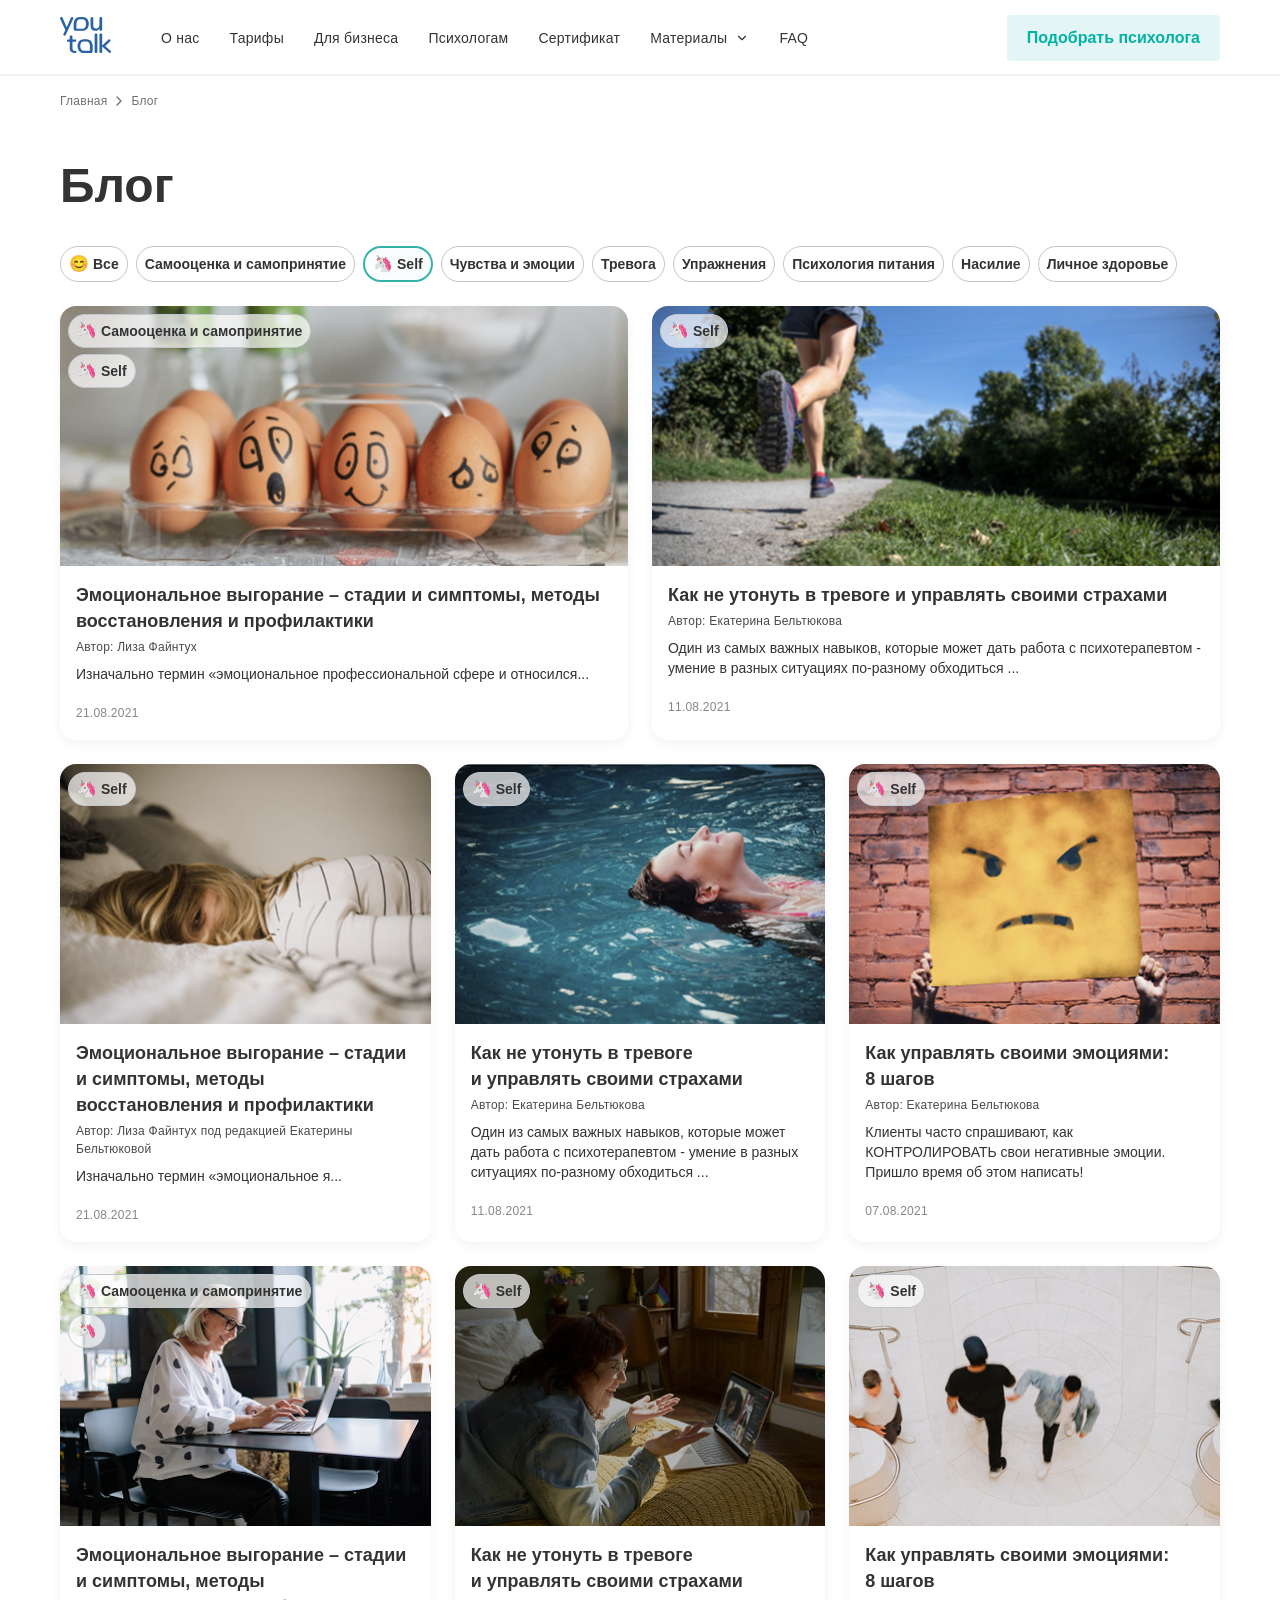
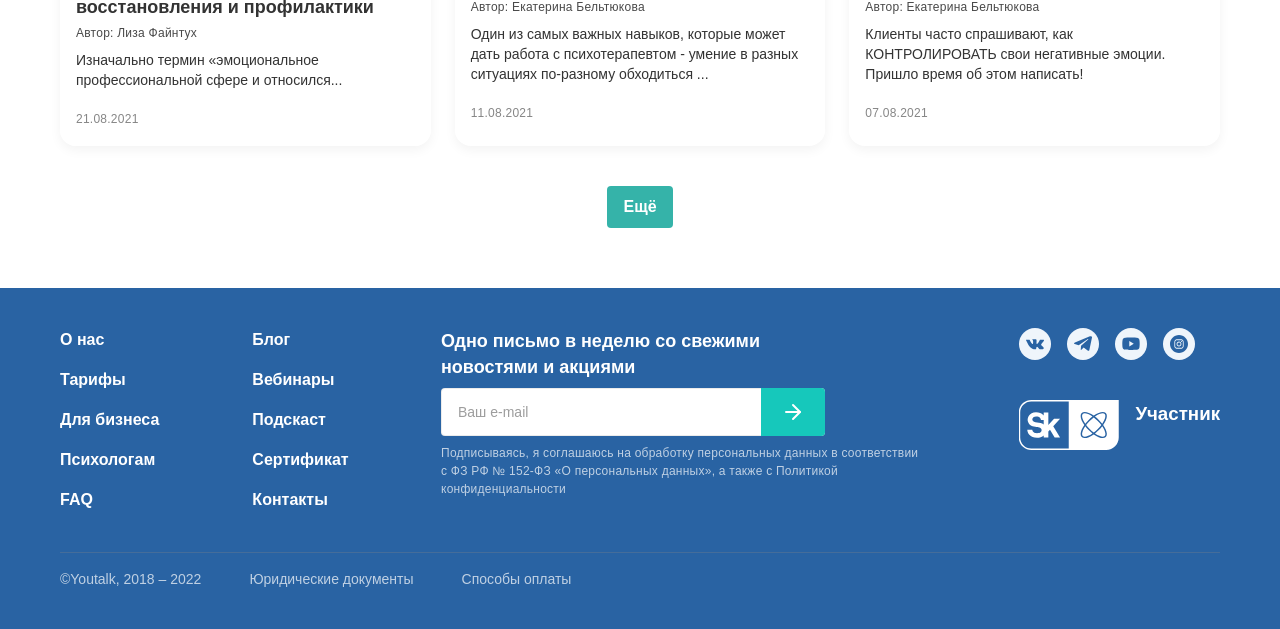
<file: index.html>
<!DOCTYPE html>
<html lang="ru">
<head>
    <meta charset="UTF-8">
    <meta name="viewport" content="width=device-width, initial-scale=1.0">
    <title>Youtalk Blog</title>
    <link rel="stylesheet" href="index-style.css">

<body>
    <header class="header">
        <div class="header__container container">
            <a href="#" class="header__logo">
                <img src="images/logo.svg" alt="Youtalk Logo" width="51" height="36" class="header__logo-image">
            </a>
            
            <nav class="header__nav">
                <ul class="header__menu">
                    <li class="header__menu-item">
                        <a href="#" class="header__menu-link">О нас</a>
                    </li>
                    <li class="header__menu-item">
                        <a href="#" class="header__menu-link">Тарифы</a>
                    </li>
                    <li class="header__menu-item">
                        <a href="#" class="header__menu-link">Для бизнеса</a>
                    </li>
                    <li class="header__menu-item">
                        <a href="#" class="header__menu-link">Психологам</a>
                    </li>
                    <li class="header__menu-item">
                        <a href="#" class="header__menu-link">Сертификат</a>
                    </li>
                    <li class="header__menu-item">
                        <a href="#" class="header__menu-link header__menu-link--with-icon">
                            Материалы
                            <svg class="header__menu-icon" xmlns="http://www.w3.org/2000/svg" width="24" height="24" viewBox="0 0 24 24" fill="none" stroke="currentColor" stroke-width="2" stroke-linecap="round" stroke-linejoin="round">
                                <path d="m6 9 6 6 6-6" />
                            </svg>
                        </a>
                    </li>
                    <li class="header__menu-item">
                        <a href="#" class="header__menu-link">FAQ</a>
                    </li>
                </ul>
            </nav>
            
            <button class="header__button">
                Подобрать психолога
            </button>
            
            <button class="header__burger" aria-label="Открыть меню">
                <span class="header__burger-line"></span>
                <span class="header__burger-line"></span>
                <span class="header__burger-line"></span>
            </button>
        </div>
    </header>

    <main class="main">
        <div class="container">
            <div class="breadcrumbs">
                <ul class="breadcrumbs__list">
                    <li class="breadcrumbs__item">
                        <a href="index.html" class="breadcrumbs__link">Главная</a>
                        <svg class="breadcrumbs__icon" xmlns="http://www.w3.org/2000/svg" width="24" height="24" viewBox="0 0 24 24" fill="none" stroke="currentColor"
                        stroke-width="2" stroke-linecap="round" stroke-linejoin="round">
                            <path d="m9 18 6-6-6-6" />
                        </svg>
                    </li>
                    <li class="breadcrumbs__item">
                        <span class="breadcrumbs__current">Блог</span>
                    </li>
                </ul>
            </div>

            <section class="blog">
                <h1 class="blog__title">Блог</h1>

                <div class="tags">
                    <div class="tags__item tags__item--all">
                        <span class="tags__icon">😊</span>
                        <span class="tags__text">Все</span>
                    </div>
                    <div class="tags__item">
                        <span class="tags__text">Самооценка и самопринятие</span>
                    </div>
                    <div class="tags__item tags__item--active">
                        <span class="tags__icon">🦄</span>
                        <span class="tags__text">Self</span>
                    </div>
                    <div class="tags__item">
                        <span class="tags__text">Чувства и эмоции</span>
                    </div>
                    <div class="tags__item">
                        <span class="tags__text">Тревога</span>
                    </div>
                    <div class="tags__item">
                        <span class="tags__text">Упражнения</span>
                    </div>
                    <div class="tags__item">
                        <span class="tags__text">Психология питания</span>
                    </div>
                    <div class="tags__item">
                        <span class="tags__text">Насилие</span>
                    </div>
                    <div class="tags__item">
                        <span class="tags__text">Личное здоровье</span>
                    </div>
                </div>

                <div class="featured-posts">
                    <article class="featured-post">
                        <div class="featured-post__image-container">
                            <img src="images/Rectangle1.png" alt="Эмоциональное выгорание" class="featured-post__image">
                            <div class="featured-post__tag">
                                <span class="featured-post__tag-icon">🦄</span>
                                <span class="featured-post__tag-text">Самооценка и самопринятие</span>
                            </div>
                            <div class="featured-post__tag featured-post__tag--secondary">
                                <span class="featured-post__tag-icon">🦄</span>
                                <span class="featured-post__tag-text">Self</span>
                            </div>
                        </div>
                        <div class="featured-post__content">
                            <h2 class="featured-post__title">
                            Эмоциональное выгорание – стадии и симптомы, методы восстановления и профилактики
                        </h2>
                            <p class="featured-post__author">Автор: Лиза Файнтух</p>
                            <p class="featured-post__excerpt">
                                Изначально термин «эмоциональное профессиональной сфере и относился...
                            </p>
                            <time class="featured-post__date" datetime="2021-08-21">
                                21.08.2021
                            </time>
                        </div>
                    </article>

                    <article class="featured-post">
                        <div class="featured-post__image-container">
                            <img src="images/Rectangle2.png" alt="Как не утонуть в тревоге" class="featured-post__image">
                            <div class="featured-post__tag">
                                <span class="featured-post__tag-icon">🦄</span>
                                <span class="featured-post__tag-text">Self</span>
                            </div>
                        </div>
                        <div class="featured-post__content">
                            <h2 class="featured-post__title">Как не утонуть в тревоге и управлять своими страхами</h2>
                            <p class="featured-post__author">Автор: Екатерина Бельтюкова</p>
                            <p class="featured-post__excerpt">
                                Один из самых важных навыков, которые может дать работа с психотерапевтом - умение в разных
                                ситуациях по-разному обходиться ...
                            </p>
                            <time class="featured-post__date" datetime="2021-08-11">
                                11.08.2021
                            </time>
                        </div>
                    </article>
                </div>

                <div class="posts">
                    <article class="post">
                        <div class="post__image-container">
                            <img src="images/Image1.png" alt="Эмоциональное выгорание" class="post__image">
                            <div class="post__tag">
                                <span class="post__tag-icon">🦄</span>
                                <span class="post__tag-text">Self</span>
                            </div>
                        </div>
                        <div class="post__content">
                            <h2 class="post__title">
                                Эмоциональное выгорание – стадии и симптомы, методы восстановления и профилактики
                            </h2>
                            <p class="post__author">Автор: Лиза Файнтух под редакцией Екатерины Бельтюковой</p>
                            <p class="post__excerpt">Изначально термин «эмоциональное я...</p>
                            <time class="post__date" datetime="2021-08-21">
                                21.08.2021
                            </time>
                        </div>
                    </article>

                    <article class="post">
                        <div class="post__image-container">
                            <img src="images/Rectangle3.png" alt="Как не утонуть в тревоге" class="post__image">
                            <div class="post__tag">
                                <span class="post__tag-icon">🦄</span>
                                <span class="post__tag-text">Self</span>
                            </div>
                        </div>
                        <div class="post__content">
                            <h2 class="featured-post__title">
                            <a href="post.html">Как не утонуть в тревоге
                                <br>и управлять своими страхами</a>                                
                            </h2>
                            <p class="post__author">Автор: Екатерина Бельтюкова</p>
                            <p class="post__excerpt">
                                Один из самых важных навыков, которые может дать работа с психотерапевтом - умение в разных
                                ситуациях по-разному обходиться ...
                            </p>
                            <time class="post__date" datetime="2021-08-11">
                                11.08.2021
                            </time>
                        </div>
                    </article>

                    <article class="post">
                        <div class="post__image-container">
                            <img src="images/Rectangle4.png" alt="Как управлять своими эмоциями" class="post__image">
                            <div class="post__tag">
                                <span class="post__tag-icon">🦄</span>
                                <span class="post__tag-text">Self</span>
                            </div>
                        </div>
                        <div class="post__content">
                            <h2 class="post__title">
                                Как управлять своими эмоциями:
                                <br>8 шагов
                            </h2>
                            <p class="post__author">Автор: Екатерина Бельтюкова</p>
                            <p class="post__excerpt">
                                Клиенты часто спрашивают, как КОНТРОЛИРОВАТЬ свои негативные эмоции. Пришло время об этом написать!
                            </p>
                            <time class="post__date" datetime="2021-08-07">
                                07.08.2021
                            </time>
                        </div>
                    </article>
                </div>

                <div class="posts posts--second-row">
                    <article class="post">
                        <div class="post__image-container">
                            <img src="images/Rectangle5.png" alt="Эмоциональное выгорание" class="post__image">
                            <div class="post__tag">
                                <span class="post__tag-icon">🦄</span>
                                <span class="post__tag-text">Самооценка и самопринятие</span>
                            </div>
                            <div class="post__tag post__tag--secondary">
                                <span class="post__tag-icon">🦄</span>

                            </div>
                        </div>
                        <div class="post__content">
                            <h2 class="post__title">
                                Эмоциональное выгорание – стадии и симптомы, методы восстановления и профилактики
                            </h2>
                            <p class="post__author">Автор: Лиза Файнтух</p>
                            <p class="post__excerpt">
                                Изначально термин «эмоциональное профессиональной сфере и относился...
                            </p>
                            <time class="post__date" datetime="2021-08-21">
                                21.08.2021
                            </time>
                        </div>
                    </article>

                    <article class="post">
                        <div class="post__image-container">
                            <img src="images/Image2.png" alt="Как не утонуть в тревоге" class="post__image">
                            <div class="post__tag">
                                <span class="post__tag-icon">🦄</span>
                                <span class="post__tag-text">Self</span>
                            </div>
                        </div>
                        <div class="post__content">
                            <h2 class="post__title">
                                Как не утонуть в тревоге
                                <br>и управлять своими страхами
                            </h2>
                            <p class="post__author">Автор: Екатерина Бельтюкова</p>
                            <p class="post__excerpt">
                                Один из самых важных навыков, которые может дать работа с психотерапевтом - умение в разных
                                ситуациях по-разному обходиться ...
                            </p>
                            <time class="post__date" datetime="2021-08-11">
                                11.08.2021
                            </time>
                        </div>
                    </article>

                    <article class="post">
                        <div class="post__image-container">
                            <img src="images/Image3.png" alt="Как управлять своими эмоциями" class="post__image">
                            <div class="post__tag">
                                <span class="post__tag-icon">🦄</span>
                                <span class="post__tag-text">Self</span>
                            </div>
                        </div>
                        <div class="post__content">
                            <h2 class="post__title">
                                Как управлять своими эмоциями:
                                <br>8 шагов
                            </h2>
                            <p class="post__author">Автор: Екатерина Бельтюкова</p>
                            <p class="post__excerpt">
                                Клиенты часто спрашивают, как КОНТРОЛИРОВАТЬ свои негативные эмоции. Пришло время об этом написать!
                            </p>
                            <time class="post__date" datetime="2021-08-07">
                                07.08.2021
                            </time>
                        </div>
                    </article>
                </div>

                <div class="load-more">
                    <button class="load-more__button">
                        Ещё
                    </button>
                </div>
            </section>
        </div>
    </main>

    <footer class="footer">
        <div class="container footer__container">
            <div class="footer__top">
                <div class="footer__nav-container">
                    <nav class="footer__nav">
                        <ul class="footer__menu">
                            <li class="footer__menu-item">
                                <a href="#" class="footer__menu-link">
                                    О нас
                                </a>
                            </li>
                            <li class="footer__menu-item">
                                <a href="#" class="footer__menu-link">
                                    Тарифы
                                </a>
                            </li>
                            <li class="footer__menu-item">
                                <a href="#" class="footer__menu-link">
                                    Для бизнеса
                                </a>
                            </li>
                            <li class="footer__menu-item">
                                <a href="#" class="footer__menu-link">
                                    Психологам
                                </a>
                            </li>
                            <li class="footer__menu-item">
                                <a href="#" class="footer__menu-link">
                                    FAQ
                                </a>
                            </li>
                        </ul>
                        <ul class="footer__menu">
                            <li class="footer__menu-item">
                                <a href="#" class="footer__menu-link">
                                    Блог
                                </a>
                            </li>
                            <li class="footer__menu-item">
                                <a href="#" class="footer__menu-link">
                                    Вебинары
                                </a>
                            </li>
                            <li class="footer__menu-item">
                                <a href="#" class="footer__menu-link">
                                    Подскаст
                                </a>
                            </li>
                            <li class="footer__menu-item">
                                <a href="#" class="footer__menu-link">
                                    Сертификат
                                </a>
                            </li>
                            <li class="footer__menu-item">
                                <a href="#" class="footer__menu-link">
                                    Контакты
                                </a>
                            </li>
                        </ul>
                    </nav>
                </div>

                <div class="footer__subscribe">
                    <h3 class="footer__subscribe-title">
                        Одно письмо в неделю со свежими
                        <br>
                        новостями и акциями
                    </h3>
                    <form class="footer__form">
                        <div class="footer__input-wrapper">
                            <input type="email" class="footer__input" placeholder="Ваш e-mail" aria-label="Ваш e-mail">
                            <button type="submit" class="footer__submit" aria-label="Подписаться">
                                <svg class="footer__submit-icon" xmlns="http://www.w3.org/2000/svg" width="24" height="24" viewBox="0 0 24 24" fill="none" stroke="currentColor" stroke-width="2" stroke-linecap="round" stroke-linejoin="round">
                                    <path d="M5 12h14" />
                                    <path d="m12 5 7 7-7 7" />
                                </svg>
                            </button>
                        </div>
                    </form>
                    <p class="footer__disclaimer">
                        Подписываясь, я соглашаюсь на обработку персональных данных в соответствии с ФЗ РФ № 152-ФЗ «О
                        персональных данных», а также с Политикой конфиденциальности
                    </p>
                </div>

                <div class="footer__social">
                    <div class="footer__social-icons">
                        <a href="#" class="footer__social-link" aria-label="Вконтакте">
                            <svg class="footer__social-icon" width="20" height="12" viewBox="0 0 20 12" fill="currentColor" xmlns="http://www.w3.org/2000/svg">
                                <path d="M19.8242 10.5576C19.7825 10.4819 19.4803 9.8307 17.8825 8.3598C16.2137 6.8232 16.4159 7.0487 18.4159 4.4232C19.6359 2.8232 20.1359 1.8598 19.9803 1.4487C19.8325 1.0576 18.9181 1.1598 18.9181 1.1598L15.9181 1.1776C15.9181 1.1776 15.7092 1.1487 15.5536 1.2421C15.4025 1.3354 15.3047 1.5487 15.3047 1.5487C15.3047 1.5487 14.8203 2.7776 14.1803 3.8232C12.8203 6.0232 12.2714 6.1421 12.0647 6.0065C11.5825 5.6954 11.7092 4.7376 11.7092 4.0598C11.7092 1.9354 12.0425 0.995374 11.0425 0.751208C10.7092 0.677652 10.4581 0.631208 9.63694 0.622874C8.58805 0.614541 7.70361 0.631208 7.20361 0.877652C6.87027 1.0421 6.61583 1.4065 6.76694 1.4287C6.95361 1.4554 7.37027 1.5465 7.60361 1.8554C7.90361 2.2554 7.89249 3.1643 7.89249 3.1643C7.89249 3.1643 8.07027 5.7176 7.47916 6.0232C7.07027 6.2332 6.50361 5.7776 5.28805 3.7954C4.67027 2.7732 4.19805 1.6421 4.19805 1.6421C4.19805 1.6421 4.11583 1.4354 3.96694 1.3243C3.78805 1.1932 3.53138 1.1487 3.53138 1.1487L0.675826 1.1665C0.675826 1.1665 0.264159 1.1798 0.117048 1.3532C-0.0140742 1.5087 0.106159 1.8287 0.106159 1.8287C0.106159 1.8287 2.27916 6.9732 4.71583 9.5687C6.96694 11.9598 9.49249 11.8021 9.49249 11.8021H10.6536C10.6536 11.8021 11.0025 11.7621 11.1803 11.5687C11.3447 11.3909 11.3381 11.0709 11.3381 11.0709C11.3381 11.0709 11.3158 9.4421 12.0647 9.2132C12.8025 8.9887 13.7381 10.7732 14.7269 11.4732C15.4803 12.0021 16.0536 11.8909 16.0536 11.8909L18.7381 11.8021C18.7381 11.8021 20.1536 11.7176 19.4914 10.5576H19.8242Z" />
                            </svg>
                        </a>
                        <a href="#" class="footer__social-link" aria-label="Телеграм">
                            <svg class="footer__social-icon" width="16" height="14" viewBox="0 0 16 14" fill="currentColor" xmlns="http://www.w3.org/2000/svg">
                                <path d="M14.1439 0.0711531L0.818929 5.71115C-0.247738 6.16782 -0.241071 6.80449 0.618929 7.08449L4.15226 8.19782L12.0323 2.72449C12.4856 2.43782 12.9023 2.59115 12.5656 2.90449L6.24559 8.62449H6.24393L6.24559 8.62532L5.99226 12.2587C6.41226 12.2587 6.59893 12.0653 6.83893 11.8353L8.55893 10.1687L12.1356 12.8253C12.9056 13.2453 13.4589 13.0287 13.6489 12.2595L15.9923 1.28449C16.2623 0.344487 15.5689 -0.166514 14.1439 0.0711531Z" />
                            </svg>
                        </a>
                        <a href="#" class="footer__social-link" aria-label="YouTube">
                            <svg class="footer__social-icon" width="18" height="18" viewBox="0 0 18 18" fill="currentColor" xmlns="http://www.w3.org/2000/svg">
                                <path d="M17.2984 4.45C17.0859 3.7 16.4984 3.1125 15.7484 2.9C14.3984 2.5 9.00001 2.5 9.00001 2.5C9.00001 2.5 3.60157 2.5 2.25157 2.9C1.50157 3.1125 0.914075 3.7 0.701575 4.45C0.301575 5.8 0.301575 8.6875 0.301575 8.6875C0.301575 8.6875 0.301575 11.575 0.701575 12.925C0.914075 13.675 1.50157 14.2625 2.25157 14.475C3.60157 14.875 9.00001 14.875 9.00001 14.875C9.00001 14.875 14.3984 14.875 15.7484 14.475C16.4984 14.2625 17.0859 13.675 17.2984 12.925C17.6984 11.575 17.6984 8.6875 17.6984 8.6875C17.6984 8.6875 17.6984 5.8 17.2984 4.45ZM7.30001 11.375V6L11.8 8.6875L7.30001 11.375Z" />
                            </svg>
                        </a>
                        <a href="#" class="footer__social-link" aria-label="Instagram">
                            <svg class="footer__social-icon" width="32" height="32" viewBox="0 0 32 32" fill="none" xmlns="http://www.w3.org/2000/svg">
                                <path d="M16 18.8C14.5 18.8 13.2 17.6 13.2 16C13.2 14.5 14.4 13.2 16 13.2C17.5 13.2 18.8 14.4 18.8 16C18.8 17.5 17.5 18.8 16 18.8Z" fill="currentColor" />
                                <path fill-rule="evenodd" clip-rule="evenodd" d="M19.4 9.2H12.6C11.8 9.3 11.4 9.4 11.1 9.5C10.7 9.6 10.4 9.8 10.1 10.1C9.86261 10.3374 9.75045 10.5748 9.61489 10.8617C9.57916 10.9373 9.5417 11.0166 9.5 11.1C9.48453 11.1464 9.46667 11.1952 9.44752 11.2475C9.34291 11.5333 9.2 11.9238 9.2 12.6V19.4C9.3 20.2 9.4 20.6 9.5 20.9C9.6 21.3 9.8 21.6 10.1 21.9C10.3374 22.1374 10.5748 22.2495 10.8617 22.3851C10.9374 22.4208 11.0166 22.4583 11.1 22.5C11.1464 22.5155 11.1952 22.5333 11.2475 22.5525C11.5333 22.6571 11.9238 22.8 12.6 22.8H19.4C20.2 22.7 20.6 22.6 20.9 22.5C21.3 22.4 21.6 22.2 21.9 21.9C22.1374 21.6626 22.2495 21.4252 22.3851 21.1383C22.4208 21.0627 22.4583 20.9834 22.5 20.9C22.5155 20.8536 22.5333 20.8048 22.5525 20.7525C22.6571 20.4667 22.8 20.0762 22.8 19.4V12.6C22.7 11.8 22.6 11.4 22.5 11.1C22.4 10.7 22.2 10.4 21.9 10.1C21.6626 9.86261 21.4252 9.75045 21.1383 9.61488C21.0627 9.57916 20.9834 9.5417 20.9 9.5C20.8536 9.48453 20.8048 9.46666 20.7525 9.44752C20.4667 9.34291 20.0762 9.2 19.4 9.2ZM16 11.7C13.6 11.7 11.7 13.6 11.7 16C11.7 18.4 13.6 20.3 16 20.3C18.4 20.3 20.3 18.4 20.3 16C20.3 13.6 18.4 11.7 16 11.7ZM21.4 11.6C21.4 12.1523 20.9523 12.6 20.4 12.6C19.8477 12.6 19.4 12.1523 19.4 11.6C19.4 11.0477 19.8477 10.6 20.4 10.6C20.9523 10.6 21.4 11.0477 21.4 11.6Z" fill="currentColor" />
                                <path fill-rule="evenodd" clip-rule="evenodd" d="M0 16C0 7.16344 7.16344 0 16 0C24.8366 0 32 7.16344 32 16C32 24.8366 24.8366 32 16 32C7.16344 32 0 24.8366 0 16ZM12.6 7.7H19.4C20.3 7.8 20.9 7.9 21.4 8.1C22 8.4 22.4 8.6 22.9 9.1C23.4 9.6 23.7 10.1 23.9 10.6C24.1 11.2 24.3 11.7 24.3 12.6V19.4C24.2 20.3 24.1 20.9 23.9 21.4C23.6 22 23.4 22.4 22.9 22.9C22.4 23.4 21.9 23.7 21.4 23.9C20.8 24.1 20.3 24.3 19.4 24.3H12.6C11.7 24.2 11.1 24.1 10.6 23.9C10 23.6 9.6 23.4 9.1 22.9C8.6 22.4 8.3 21.9 8.1 21.4C7.9 20.8 7.7 20.3 7.7 19.4V12.6C7.8 11.7 7.9 11.1 8.1 10.6C8.4 10 8.6 9.6 9.1 9.1C9.6 8.6 10.1 8.3 10.6 8.1C11.1 7.9 11.7 7.7 12.6 7.7Z" fill="currentColor" />
                            </svg>
                        </a>
                    </div>
                    <div class="footer__apps">
                        <img src="images/Group.svg" alt="group image">
                        <h3>Участник</h3>
                    </div>
                </div>
            </div>

            <div class="footer__divider"></div>

            <div class="footer__bottom">
                <p class="footer__copyright">©Youtalk, 2018 – 2022</p>
                <a href="#" class="footer__legal">
                    Юридические документы
                </a>
                <a href="#" class="footer__legal">
                    Способы оплаты
                </a>
            </div>
        </div>
    </footer>
</body>
</html>
</file>
<file: index-style.css>
:root {
  --primary-color: #35b3a9;
  --primary-light: #e3f5f5;
  --primary-dark: #03b2a5;
  --secondary-color: #2963a3;
  --text-primary: #333333;
  --text-secondary: #9d9d9d;
  --text-light: #ffffff;
  --text-grey: #868686;
  --border-color: #c1c5cd;
  --bg-white: #ffffff;
  --bg-light: #f9fdfd;
}

@font-face {
  font-family: "Montserrat";
  font-style: normal;
  font-weight: 400;
  src: local("Montserrat Regular"), local("Montserrat-Regular");
}

@font-face {
  font-family: "Montserrat";
  font-style: normal;
  font-weight: 500;
  src: local("Montserrat Medium"), local("Montserrat-Medium");
}

@font-face {
  font-family: "Montserrat";
  font-style: normal;
  font-weight: 600;
  src: local("Montserrat SemiBold"), local("Montserrat-SemiBold");
}

@font-face {
  font-family: "Montserrat";
  font-style: normal;
  font-weight: 700;
  src: local("Montserrat Bold"), local("Montserrat-Bold");
}

* {
  box-sizing: border-box;
  margin: 0;
  padding: 0;
}

body {
  font-family: "Montserrat", sans-serif;
  color: var(--text-primary);
  line-height: 1.5;
}

img {
  max-width: 100%;
  height: auto;
}

a {
  color: inherit;
  text-decoration: none;
}

button {
  cursor: pointer;
  border: none;
  background: none;
}

ul,
ol {
  list-style: none;
}

.container {
  max-width: 1200px;
  margin: 0 auto;
  padding: 0 20px;
}

.header {
  position: sticky;
  top: 0;
  z-index: 100;
  background-color: var(--bg-white);
  box-shadow: inset 0px -2px 0px #EFF2F2;
  height: 76px;
}

.header__container {
  display: flex;
  align-items: center;
  height: 76px;
}

.header__logo {
  margin-right: 50px;
}

.header__nav {
  margin-right: auto;
}

.header__menu {
  display: flex;
  align-items: center;
  height: 100%;
  gap: 30px;
}

.header__menu-item {
  display: flex;
  align-items: center;
  height: 100%;
}

.header__menu-link {
  display: flex;
  align-items: center;
  color: var(--text-primary);
  font-size: 14px;
  font-weight: 500;
  letter-spacing: 0.25px;
  transition: color 0.3s;
  height: 100%;
}

.header__menu-link:hover {
  color: var(--primary-dark);
}

.header__menu-link--with-icon {
  display: flex;
  align-items: center;
  gap: 8px;
}

.header__menu-icon {
  width: 14px;
  height: 14px;
}

.header__button {
  color: var(--primary-dark);
  background-color: var(--primary-light);
  font-weight: 700;
  font-size: 16px;
  padding: 14px 20px;
  border-radius: 4px;
  transition: background-color 0.3s;
}

.header__button:hover {
  background-color: #d1efef;
}

.header__burger {
  display: none;
  flex-direction: column;
  gap: 5px;
  width: 30px;
  height: 20px;
  margin-left: 20px;
}

.header__burger-line {
  width: 100%;
  height: 2px;
  background-color: var(--text-primary);
}

.breadcrumbs {
  margin: 16px 0;
}

.breadcrumbs__list {
  display: flex;
  align-items: center;
}

.breadcrumbs__item {
  display: flex;
  align-items: center;
  color: rgba(51, 51, 51, 0.7);
  font-size: 12px;
  line-height: 18px;
  letter-spacing: 0.25px;
}

.breadcrumbs__link {
  transition: color 0.3s;
}

.breadcrumbs__link:hover {
  color: var(--text-primary);
}

.breadcrumbs__icon {
  width: 16px;
  height: 16px;
  margin: 0 4px;
}

.blog {
  padding: 32px 0 60px;
}

.blog__title {
  font-size: 48px;
  line-height: 56px;
  font-weight: 700;
  margin-bottom: 32px;
}

.tags {
  display: flex;
  flex-wrap: wrap;
  gap: 8px;
  margin-bottom: 24px;
}

.tags__item {
  display: flex;
  align-items: center;
  gap: 4px;
  padding: 6px 8px;
  border-radius: 24px;
  border: 1px solid var(--border-color);
  font-size: 14px;
  line-height: 20px;
  font-weight: 600;
  cursor: pointer;
  transition: all 0.3s;
}

.tags__item:hover {
  border-color: var(--primary-color);
  background-color: var(--bg-light);
}

.tags__item--all {
  display: flex;
}

.tags__item--active {
  border: 2px solid var(--primary-color);
  background-color: var(--bg-light);
}

.tags__icon {
  font-size: 16px;
}

.featured-posts {
  display: grid;
  grid-template-columns: repeat(2, 1fr);
  gap: 24px;
  margin-bottom: 24px;
}

.featured-post {
  border-radius: 16px;
  overflow: hidden;
  position: relative;
  box-shadow: 0px 4px 12px rgba(0, 0, 0, 0.05);
}

.featured-post__image-container {
  position: relative;
  height: 260px;
}

.featured-post__image {
  width: 100%;
  height: 100%;
  object-fit: cover;
}

.featured-post__tag {
  position: absolute;
  top: 8px;
  left: 8px;
  display: flex;
  align-items: center;
  gap: 4px;
  padding: 6px 8px;
  border-radius: 24px;
  background-color: rgba(255, 255, 255, 0.7);
  border: 1px solid var(--border-color);
  font-size: 14px;
  line-height: 20px;
  font-weight: 600;
  z-index: 1;
}

.featured-post__tag--secondary {
  top: 48px;
}

.featured-post__tag-icon {
  font-size: 16px;
}

.featured-post__content {
  padding: 16px;
  background-color: var(--bg-white);
  position: relative;
}

.featured-post__title {
  font-size: 18px;
  line-height: 26px;
  font-weight: 700;
  margin-bottom: 4px;
}

.featured-post__author {
  font-size: 12px;
  line-height: 18px;
  letter-spacing: 0.25px;
  color: #494949;
  margin-bottom: 8px;
}

.featured-post__excerpt {
  font-size: 14px;
  line-height: 20px;
  margin-bottom: 16px;
}

.featured-post__date {
  font-size: 12px;
  line-height: 18px;
  letter-spacing: 0.25px;
  color: var(--text-grey);
}

.posts {
  display: grid;
  grid-template-columns: repeat(3, 1fr);
  gap: 24px;
  margin-bottom: 24px;
}

.posts--second-row {
  margin-bottom: 40px;
}

.post {
  border-radius: 16px;
  overflow: hidden;
  position: relative;
  box-shadow: 0px 4px 12px rgba(0, 0, 0, 0.05);
}

.post__image-container {
  position: relative;
  height: 260px;
}

.post__image {
  width: 100%;
  height: 100%;
  object-fit: cover;
}

.post__tag {
  position: absolute;
  top: 8px;
  left: 8px;
  display: flex;
  align-items: center;
  gap: 4px;
  padding: 6px 8px;
  border-radius: 24px;
  background-color: rgba(255, 255, 255, 0.7);
  border: 1px solid var(--border-color);
  font-size: 14px;
  line-height: 20px;
  font-weight: 600;
  z-index: 1;
}

.post__tag--secondary {
  top: 48px;
}

.post__tag-icon {
  font-size: 16px;
}

.post__content {
  padding: 16px;
  background-color: var(--bg-white);
  position: relative;
}

.post__title {
  font-size: 18px;
  line-height: 26px;
  font-weight: 700;
  margin-bottom: 4px;
}

.post__author {
  font-size: 12px;
  line-height: 18px;
  letter-spacing: 0.25px;
  color: #494949;
  margin-bottom: 8px;
}

.post__excerpt {
  font-size: 14px;
  line-height: 20px;
  margin-bottom: 16px;
}

.post__date {
  font-size: 12px;
  line-height: 18px;
  letter-spacing: 0.25px;
  color: var(--text-grey);
}

.load-more {
  display: flex;
  justify-content: center;
}

.load-more__button {
  background-color: var(--primary-color);
  color: var(--text-light);
  font-size: 16px;
  font-weight: 700;
  padding: 12px 16px;
  border-radius: 4px;
  transition: background-color 0.3s;
}

.load-more__button:hover {
  background-color: #2da69c;
}

.footer {
  background-color: var(--secondary-color);
  color: var(--text-light);
  padding: 40px 0;
}

.footer__container {
  display: flex;
  flex-direction: column;
}

.footer__top {
  display: flex;
  justify-content: space-between;
  margin-bottom: 40px;
}

.footer__nav-container {
  display: flex;
}

.footer__nav {
  display: flex;
  gap: 93px;
}

.footer__menu {
  display: flex;
  flex-direction: column;
  gap: 16px;
}

.footer__menu-link {
  font-size: 16px;
  font-weight: 700;
  transition: opacity 0.3s;
}

.footer__menu-link:hover {
  opacity: 0.8;
}

.footer__subscribe {
  width: 486px;
}

.footer__subscribe-title {
  font-size: 18px;
  line-height: 26px;
  font-weight: 700;
  margin-bottom: 8px;
}

.footer__form {
  margin-bottom: 8px;
}

.footer__input-wrapper {
  position: relative;
  width: 384px;
}

.footer__input {
  width: 100%;
  height: 48px;
  padding: 14px 16px;
  background-color: var(--bg-white);
  border: 1px solid rgba(157, 157, 157, 0.2);
  border-radius: 4px;
  font-size: 14px;
  line-height: 20px;
}

.footer__input::placeholder {
  color: var(--text-secondary);
}

.footer__submit {
  position: absolute;
  top: 0;
  right: 0;
  width: 64px;
  height: 48px;
  background-color: #16c8bb;
  border-radius: 0 4px 4px 0;
  display: flex;
  align-items: center;
  justify-content: center;
  cursor: pointer;
  transition: background-color 0.3s;
}

.footer__submit:hover {
  background-color: #14b6aa;
}

.footer__submit-icon {
  width: 24px;
  height: 24px;
  color: var(--text-light);
}

.footer__disclaimer {
  font-size: 12px;
  line-height: 18px;
  letter-spacing: 0.25px;
  opacity: 0.7;
}

.footer__social {
  display: flex;
  flex-direction: column;
  gap: 40px;
}

.footer__social-icons {
  display: flex;
  gap: 16px;
}

.footer__social-link {
  display: flex;
  align-items: center;
  justify-content: center;
  width: 32px;
  height: 32px;
  background-color: #eff5fb;
  border-radius: 50%;
  transition: background-color 0.3s;
}

.footer__social-link:hover {
  background-color: #e0ebf5;
}

.footer__social-icon {
  width: 18px;
  height: 18px;
  color: var(--secondary-color);
}

.footer__apps {
  display: flex;
  gap: 16px;
}

.footer__app-icon {
  height: 50px;
}

.footer__divider {
  width: 100%;
  height: 1px;
  background-color: var(--text-grey);
  opacity: 0.3;
  margin-bottom: 16px;
}

.footer__bottom {
  display: flex;
  gap: 48px;
}

.footer__copyright,
.footer__legal {
  font-size: 14px;
  line-height: 20px;
  opacity: 0.7;
  transition: opacity 0.3s;
}

.footer__legal:hover {
  opacity: 1;
}

@media (max-width: 1200px) {
  .container {
    padding: 0 16px;
  }

  .featured-posts {
    grid-template-columns: 1fr;
  }

  .posts {
    grid-template-columns: repeat(2, 1fr);
  }

  .footer__top {
    flex-wrap: wrap;
    gap: 40px;
  }

  .footer__subscribe {
    width: 100%;
  }

  .footer__input-wrapper {
    width: 100%;
    max-width: 384px;
  }
}

@media (max-width: 768px) {
  .header__menu {
    display: none;
  }

  .header__burger {
    display: flex;
  }

  .blog__title {
    font-size: 36px;
    line-height: 44px;
  }

  .posts {
    grid-template-columns: 1fr;
  }

  .footer__nav {
    flex-direction: column;
    gap: 40px;
  }

  .footer__social {
    width: 100%;
    flex-direction: row;
    justify-content: space-between;
    align-items: center;
  }
}

@media (max-width: 480px) {
  .header__button {
    display: none;
  }

  .tags {
    flex-wrap: nowrap;
    overflow-x: auto;
    padding-bottom: 8px;
  }

  .tags__item {
    white-space: nowrap;
  }

  .footer__bottom {
    flex-direction: column;
    gap: 16px;
  }
}

.featured-post__title a,
.post__title a {
    color: inherit;
    text-decoration: none;
    transition: color 0.3s;
}

.featured-post__title a:hover,
.post__title a:hover {
    color: var(--primary-dark);
}
</file>
